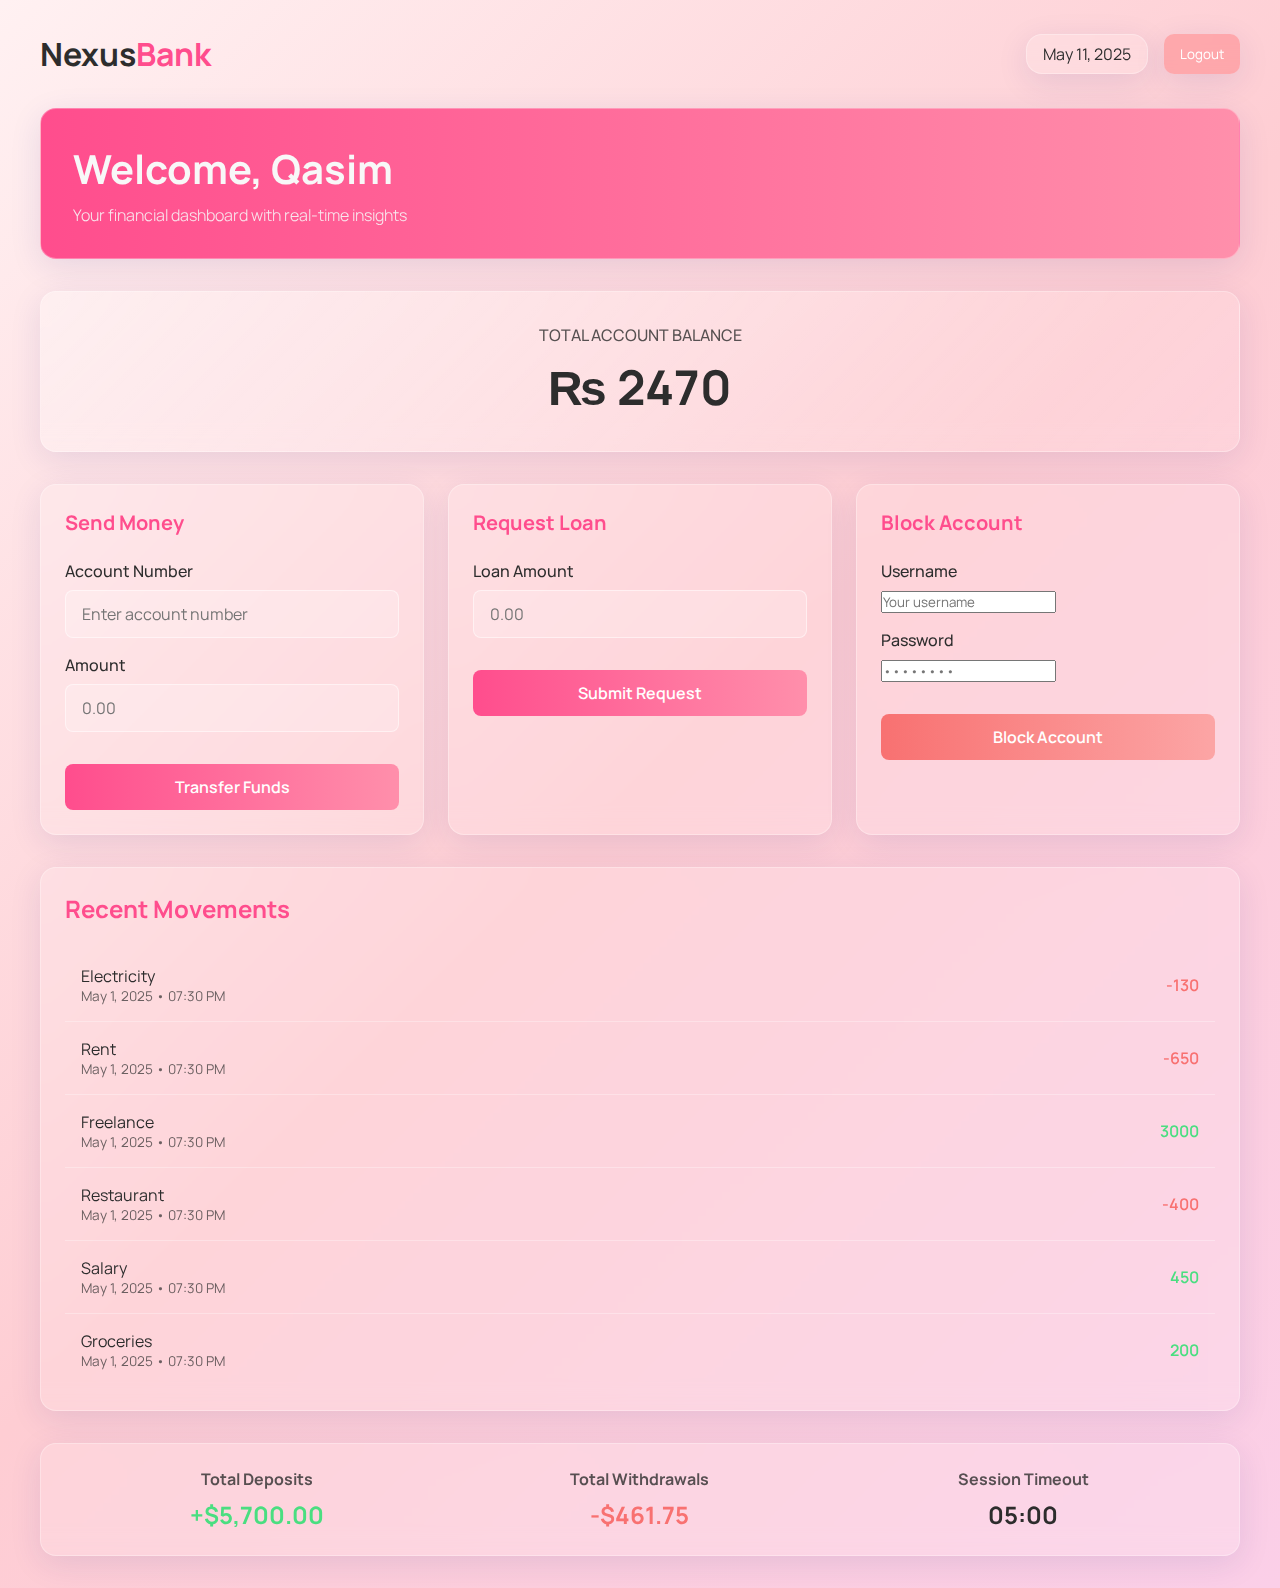
<file: index.html>
<!DOCTYPE html>
<html lang="en">
<head>
    <meta charset="UTF-8">
    <meta name="viewport" content="width=device-width, initial-scale=1.0">
    <title>NexusBank | Dashboard</title>
    <link rel="stylesheet" href="style.css">

    <link href="https://fonts.googleapis.com/css2?family=Manrope:wght@300;400;500;600;700&display=swap" rel="stylesheet">
    
</head>
<body>
    <div class="dashboard">
        <div class="header">
  <h1>Nexus<span style="color: var(--primary-color)">Bank</span></h1>
  <div style="display: flex; gap: 1rem;">
    <div class="card date" style="padding: 0.5rem 1rem;">May 11, 2025</div>
    <button class="card logout-btn" style="padding: 0.5rem 1rem; background: rgba(255, 0, 0, 0.2); border: none; border-radius: 10px; color: white; cursor: pointer;">
      Logout
    </button>
  </div>
</div>


        <div class="welcome-banner card">
            <h1 class="Welcome">Welcome, Qasim</h1>
            <p>Your financial dashboard with real-time insights</p>
        </div>

        <div class="balance-card card">
            <h2>TOTAL ACCOUNT BALANCE</h2>
            <div class="amount total-balance">$12,450.00</div>
        </div>

        <div class="action-grid">
            <div class="action-card card">
                <h3>Send Money</h3>
                <form>
                    <div class="form-group">
                        <label for="recipient">Account Number</label>
                        <input type="text" id="recipient" class="form-control" placeholder="Enter account number">
                    </div>
                    <div class="form-group">
                        <label for="send-amount">Amount</label>
                        <input type="number" id="send-amount" class="form-control" placeholder="0.00">
                    </div>
                    <button type="submit" class="btn btn-transfer-fund">Transfer Funds</button>
                </form>
            </div>

            <div class="action-card card">
                <h3>Request Loan</h3>
                <form>
                    <div class="form-group">
                        <label for="loan-amount">Loan Amount</label>
                        <input type="number" id="loan-amount" class="form-control" placeholder="0.00">
                    </div>
                    <button type="submit" class="btn btn-request-loan">Submit Request</button>
                </form>
            </div>

            <div class="action-card card">
                <h3>Block Account</h3>
                <form>
                    <div class="form-group">
                        <label for="username">Username</label>
                        <input type="text" class="block-username"id="username" class="form-control" placeholder="Your username">
                    </div>
                    <div class="form-group">
                        <label for="password">Password</label>
                        <input type="password" class="block-pin" id="password" class="form-control" placeholder="••••••••">
                    </div>
                    <button type="submit" class="btn btn-danger btn-block-account">Block Account</button>
                </form>
            </div>
        </div>

        <div class="transactions card">
            <h2>Recent Movements</h2>
            <ul class="transaction-list" id="cont">
                <!-- <li class="transaction-item">
                    <div class="transaction-details">
                        <div>Salary Deposit</div>
                        <div class="transaction-date">May 10, 2025 • 09:15 AM</div>
                    </div>
                    <div class="transaction-amount deposit">+$4,500.00</div>
                </li>
                <li class="transaction-item">
                    <div class="transaction-details">
                        <div>Grocery Store</div>
                        <div class="transaction-date">May 8, 2025 • 04:32 PM</div>
                    </div>
                    <div class="transaction-amount withdrawal">-$128.75</div>
                </li>
                <li class="transaction-item">
                    <div class="transaction-details">
                        <div>Utility Bill Payment</div>
                        <div class="transaction-date">May 5, 2025 • 11:45 AM</div>
                    </div>
                    <div class="transaction-amount withdrawal">-$245.60</div>
                </li>
                <li class="transaction-item">
                    <div class="transaction-details">
                        <div>Freelance Payment</div>
                        <div class="transaction-date">May 3, 2025 • 02:15 PM</div>
                    </div>
                    <div class="transaction-amount deposit">+$1,200.00</div>
                </li>
                <li class="transaction-item">
                    <div class="transaction-details">
                        <div>Restaurant</div>
                        <div class="transaction-date">May 1, 2025 • 07:30 PM</div>
                    </div>
                    <div class="transaction-amount withdrawal">-$87.40</div>
                </li> -->
            </ul>
        </div>
<div class="summary card">
    <div class="summary-item total-deposits">
        <h3>Total Deposits</h3>
        <div class="amount summary-deposite">+$5,700.00</div>
    </div>
    <div class="summary-item total-withdrawals">
        <h3>Total Withdrawals</h3>
        <div class="amount summary-withdrawal">-$461.75</div>
    </div>
    <div class="summary-item timeout-timer">
        <h3>Session Timeout</h3>
        <div class="amount timer-countdown"><span class="timeout-timer"id="timer">05:00</span></div>
    </div>
</div>

    <script src="banking.js"></script>
</body>
</html>
</file>
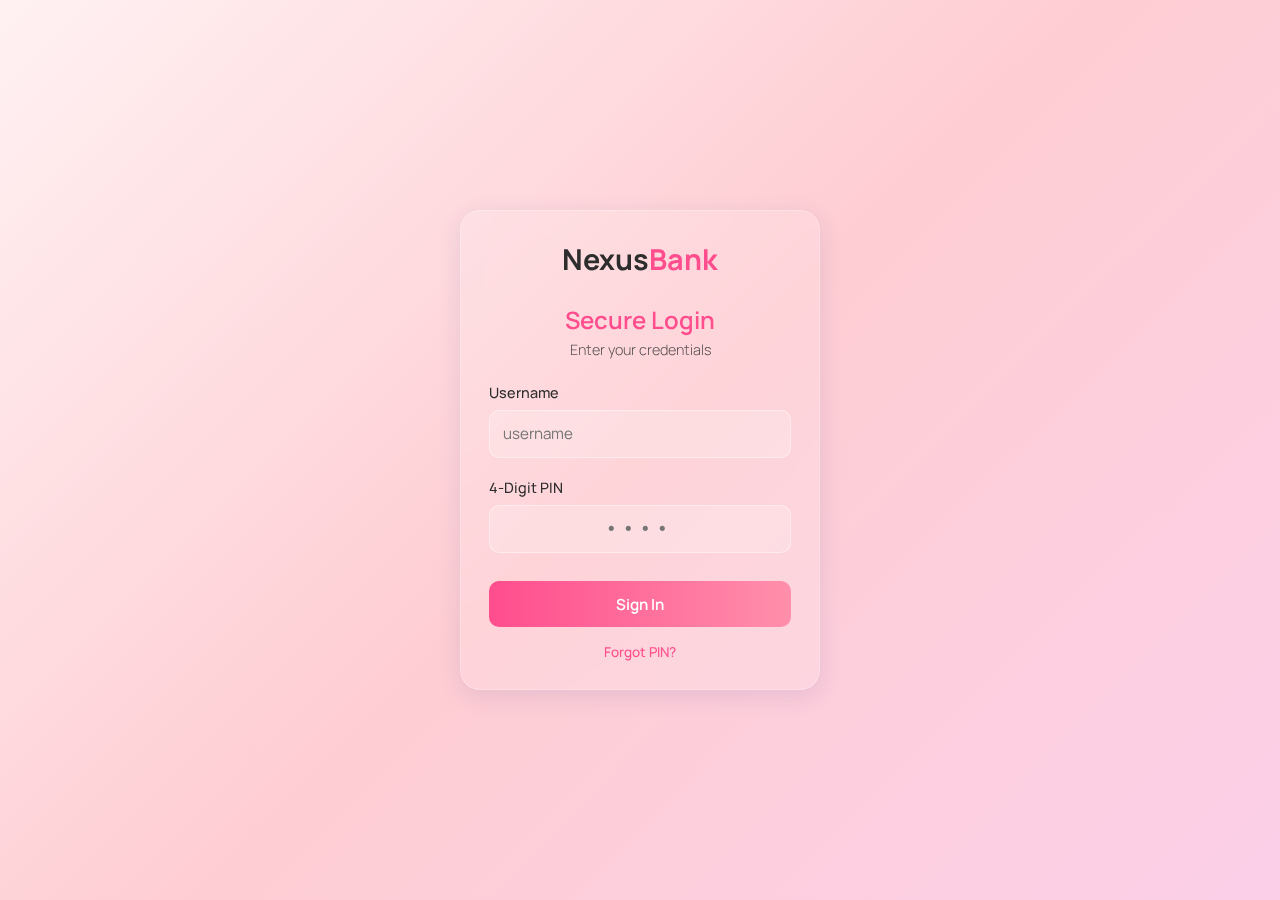
<file: login.html>
<!DOCTYPE html>
<html lang="en">
<head>
    <meta charset="UTF-8">
    <meta name="viewport" content="width=device-width, initial-scale=1.0">
    <title>NexusBank | Login</title>
    <link href="https://fonts.googleapis.com/css2?family=Manrope:wght@300;400;500;600;700&display=swap" rel="stylesheet">
    <link rel="stylesheet" href="style.css">
    <style>
        :root {
            --primary-color: #ff4d8d;
            --secondary-color: #ff8fab;
            --glass-color: rgba(255, 255, 255, 0.15);
            --text-color: #2d2d2d;
            --text-light: #f8f8f8;
        }

        * {
            margin: 0;
            padding: 0;
            box-sizing: border-box;
            font-family: 'Manrope', sans-serif;
        }

        body {
            background: linear-gradient(135deg, #fff1f2 0%, #fecdd3 50%, #fbcfe8 100%);
            min-height: 100vh;
            color: var(--text-color);
            display: flex;
            justify-content: center;
            align-items: center;
            padding: 1rem;
        }

        /* Compact Glassmorphism Card */
        .login-container {
            width: 100%;
            max-width: 360px;
            background: var(--glass-color);
            backdrop-filter: blur(10px);
            -webkit-backdrop-filter: blur(10px);
            border-radius: 20px;
            border: 1px solid rgba(255, 255, 255, 0.25);
            box-shadow: 0 6px 24px rgba(31, 38, 135, 0.1);
            padding: 1.75rem;
            transition: all 0.3s ease;
        }

        .login-header {
            text-align: center;
            margin-bottom: 1.5rem;
        }

        .login-header h1 {
            font-size: 1.5rem;
            font-weight: 600;
            color: var(--primary-color);
            margin-bottom: 0.25rem;
        }

        .login-header p {
            font-size: 0.9rem;
            font-weight: 300;
            opacity: 0.8;
        }

        .form-group {
            margin-bottom: 1.25rem;
        }

        .form-group label {
            display: block;
            margin-bottom: 0.5rem;
            font-size: 0.9rem;
            font-weight: 500;
        }

        .form-control {
            width: 100%;
            padding: 0.8rem;
            border: 1px solid rgba(255, 255, 255, 0.4);
            background: rgba(255, 255, 255, 0.2);
            border-radius: 10px;
            font-size: 0.95rem;
            transition: all 0.2s ease;
        }

        .form-control:focus {
            outline: none;
            border-color: var(--primary-color);
            background: rgba(255, 255, 255, 0.3);
            box-shadow: 0 0 0 2px rgba(255, 77, 141, 0.15);
        }

        .pin-input {
            letter-spacing: 0.4rem;
            font-family: monospace;
            font-size: 1.1rem;
            text-align: center;
        }

        .btn {
            background: linear-gradient(90deg, var(--primary-color) 0%, var(--secondary-color) 100%);
            color: white;
            border: none;
            padding: 0.8rem;
            border-radius: 10px;
            font-size: 0.95rem;
            font-weight: 600;
            cursor: pointer;
            transition: all 0.2s ease;
            width: 100%;
            margin-top: 0.5rem;
        }

        .btn:hover {
            transform: translateY(-1px);
            box-shadow: 0 3px 12px rgba(255, 77, 141, 0.25);
        }

        .forgot-link {
            display: block;
            text-align: center;
            margin-top: 1rem;
            font-size: 0.85rem;
            color: var(--primary-color);
            text-decoration: none;
            font-weight: 500;
        }

        .forgot-link:hover {
            text-decoration: underline;
        }

        .bank-logo {
            font-size: 1.8rem;
            font-weight: 700;
            margin-bottom: 1.5rem;
            text-align: center;
        }

        .bank-logo span {
            color: var(--primary-color);
        }
    </style>
</head>
<body>
    <div class="login-container">
        <div class="bank-logo">
            Nexus<span>Bank</span>
        </div>
        
        <div class="login-header">
            <h1>Secure Login</h1>
            <p>Enter your credentials</p>
        </div>

        <form>
            <div class="form-group">
                <label for="username">Username</label>
                <input type="text" id="username" class="form-control" placeholder="username" required>
            </div>

            <div class="form-group">
                <label for="pin">4-Digit PIN</label>
                <input type="password" id="pin" class="form-control pin-input" placeholder="••••" maxlength="4" required>
            </div>

            <button type="submit" class="btn btn-login">Sign In</button>

            <a href="#" class="forgot-link">Forgot PIN?</a>
        </form>
    </div>
    <script src="banking.js"></script>
</body>
</html>
</file>
<file: style.css>
:root {
            --primary-color: #ff4d8d;
            --secondary-color: #ff8fab;
            --glass-color: rgba(255, 255, 255, 0.15);
            --text-color: #2d2d2d;
            --text-light: #f8f8f8;
            --success-color: #4ade80;
            --danger-color: #f87171;
        }

        * {
            margin: 0;
            padding: 0;
            box-sizing: border-box;
            font-family: 'Manrope', sans-serif;
        }

        body {
            background: linear-gradient(135deg, #fff1f2 0%, #fecdd3 50%, #fbcfe8 100%);
            min-height: 100vh;
            color: var(--text-color);
            padding: 2rem;
        }

        .dashboard {
            max-width: 1200px;
            margin: 0 auto;
        }

        /* Glassmorphism Card Styles */
        .card {
            background: var(--glass-color);
            backdrop-filter: blur(12px);
            -webkit-backdrop-filter: blur(12px);
            border-radius: 16px;
            border: 1px solid rgba(255, 255, 255, 0.3);
            box-shadow: 0 8px 32px rgba(31, 38, 135, 0.1);
            padding: 1.5rem;
            transition: all 0.3s ease;
        }

        .card:hover {
            box-shadow: 0 8px 32px rgba(31, 38, 135, 0.2);
            transform: translateY(-2px);
        }

        /* Header Section */
        .header {
            display: flex;
            justify-content: space-between;
            align-items: center;
            margin-bottom: 2rem;
        }

        .welcome-banner {
            background: linear-gradient(90deg, var(--primary-color) 0%, var(--secondary-color) 100%);
            padding: 2rem;
            border-radius: 16px;
            color: var(--text-light);
            margin-bottom: 2rem;
        }

        .welcome-banner h1 {
            font-size: 2.5rem;
            font-weight: 700;
            margin-bottom: 0.5rem;
        }

        .welcome-banner p {
            font-weight: 300;
            opacity: 0.9;
        }

        /* Balance Card */
        .balance-card {
            background: linear-gradient(135deg, rgba(255, 255, 255, 0.3) 0%, rgba(255, 255, 255, 0.1) 100%);
            padding: 2rem;
            text-align: center;
            margin-bottom: 2rem;
        }

        .balance-card h2 {
            font-size: 1rem;
            font-weight: 500;
            margin-bottom: 0.5rem;
            opacity: 0.8;
        }

        .balance-card .amount {
            font-size: 3rem;
            font-weight: 700;
        }

        /* Action Grid */
        .action-grid {
            display: grid;
            grid-template-columns: repeat(auto-fit, minmax(300px, 1fr));
            gap: 1.5rem;
            margin-bottom: 2rem;
        }

        .action-card h3 {
            font-size: 1.25rem;
            margin-bottom: 1.5rem;
            color: var(--primary-color);
        }

        .form-group {
            margin-bottom: 1rem;
        }

        .form-group label {
            display: block;
            margin-bottom: 0.5rem;
            font-weight: 500;
        }

        .form-control {
            width: 100%;
            padding: 0.75rem 1rem;
            border: 1px solid rgba(255, 255, 255, 0.5);
            background: rgba(255, 255, 255, 0.2);
            border-radius: 8px;
            font-size: 1rem;
            transition: all 0.3s ease;
        }

        .form-control:focus {
            outline: none;
            border-color: var(--primary-color);
            background: rgba(255, 255, 255, 0.3);
        }

        .btn {
            background: linear-gradient(90deg, var(--primary-color) 0%, var(--secondary-color) 100%);
            color: white;
            border: none;
            padding: 0.75rem 1.5rem;
            border-radius: 8px;
            font-size: 1rem;
            font-weight: 600;
            cursor: pointer;
            transition: all 0.3s ease;
            width: 100%;
            margin-top: 1rem;
        }

        .btn:hover {
            transform: translateY(-2px);
            box-shadow: 0 4px 12px rgba(255, 77, 141, 0.3);
        }

        .btn-danger {
            background: linear-gradient(90deg, #f87171 0%, #fca5a5 100%);
        }

        /* Transactions Section */
        .transactions {
            margin-bottom: 2rem;
        }

        .transactions h2 {
            font-size: 1.5rem;
            margin-bottom: 1.5rem;
            color: var(--primary-color);
        }

        .transaction-list {
            list-style: none;
        }

        .transaction-item {
            display: flex;
            justify-content: space-between;
            align-items: center;
            padding: 1rem;
            border-bottom: 1px solid rgba(255, 255, 255, 0.3);
        }

        .transaction-item:last-child {
            border-bottom: none;
        }

        .transaction-details {
            flex: 1;
        }

        .transaction-amount {
            font-weight: 600;
        }

        .deposit {
            color: var(--success-color);
        }

        .withdrawal {
            color: var(--danger-color);
        }

        .transaction-date {
            font-size: 0.85rem;
            opacity: 0.7;
        }

        /* Summary Section */
        .summary {
            display: flex;
            justify-content: space-between;
            padding: 1.5rem;
        }

        .summary-item {
            text-align: center;
            flex: 1;
        }

        .summary-item h3 {
            font-size: 1rem;
            margin-bottom: 0.5rem;
            opacity: 0.8;
        }

        .summary-item .amount {
            font-size: 1.5rem;
            font-weight: 700;
        }

        .total-deposits .amount {
            color: var(--success-color);
        }

        .total-withdrawals .amount {
            color: var(--danger-color);
        }

        /* Responsive Adjustments */
        @media (max-width: 768px) {
            .action-grid {
                grid-template-columns: 1fr;
            }
            
            .welcome-banner h1 {
                font-size: 2rem;
            }
            
            .balance-card .amount {
                font-size: 2.5rem;
            }
            
            .summary {
                flex-direction: column;
                gap: 1rem;
            }
        }
</file>
